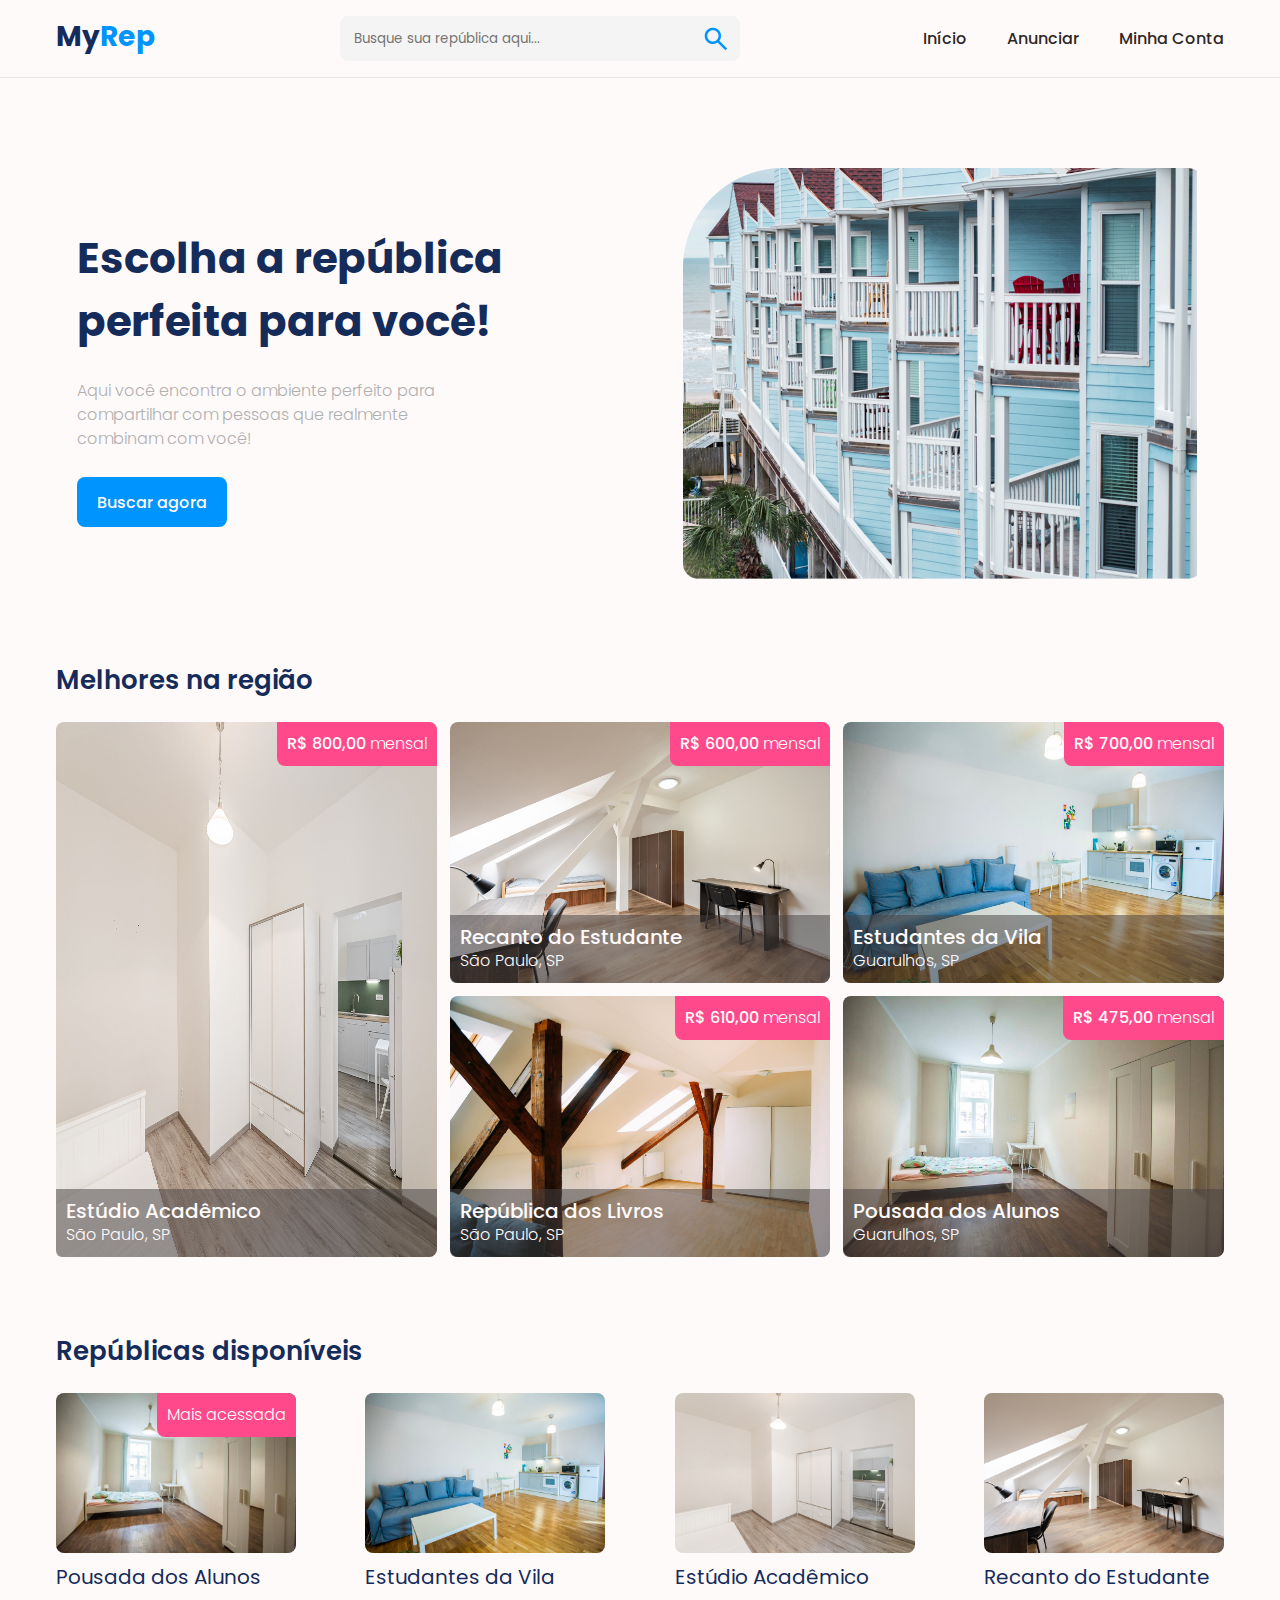
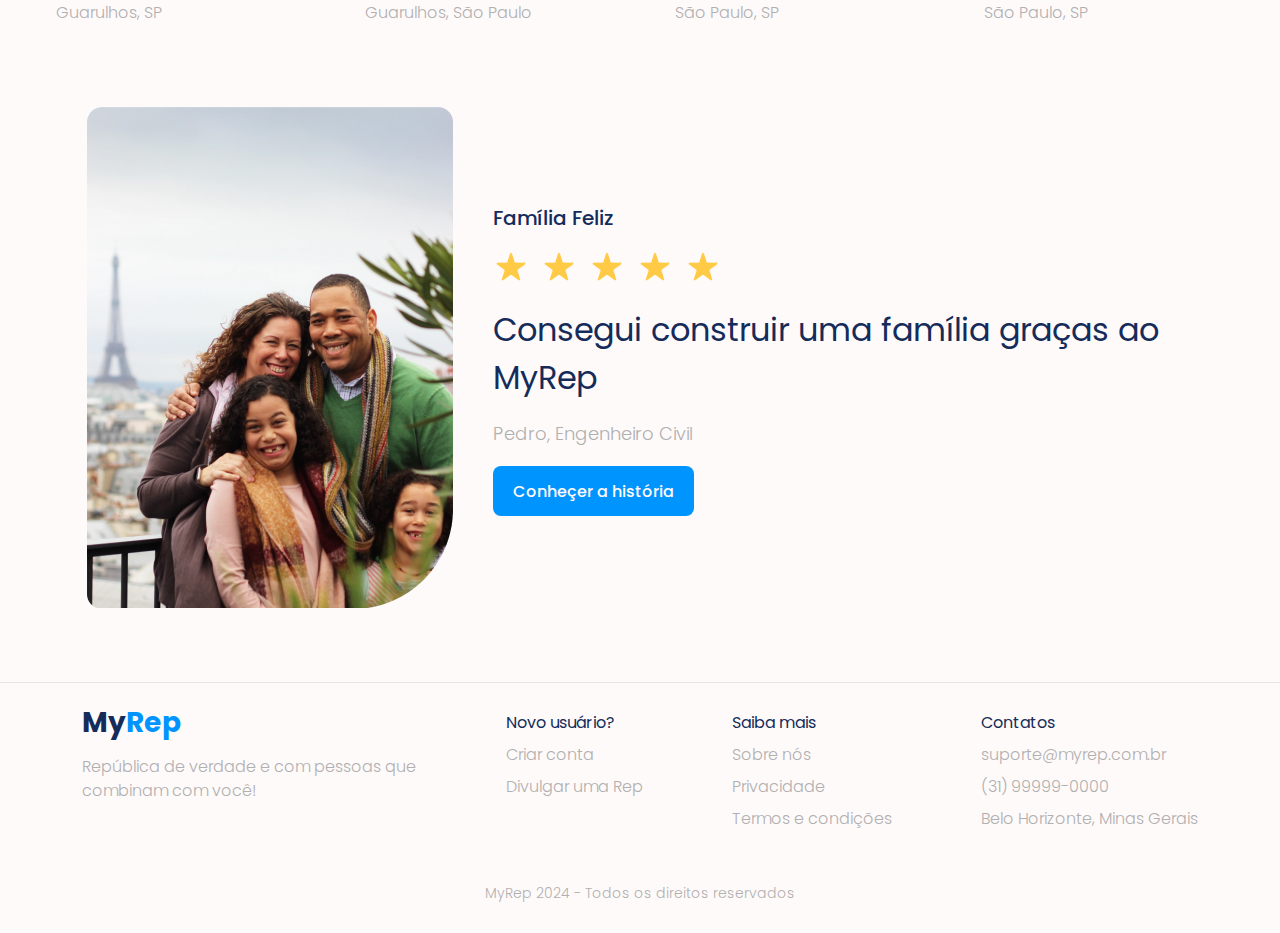
<file: index.html>
<!DOCTYPE html>
<html lang="pt-br">
  <head>
    <meta charset="UTF-8" />
    <meta name="viewport" content="width=device-width, initial-scale=1.0" />
    <link rel="stylesheet" href="./src/styles/index.css" />
    <title>MyRep</title>
  </head>
  <body>
    <div class="mainBox">
      <header class="header">
        <div class="container headerBox">
          <a href="./index.html"
            ><span class="my">My</span><span class="rep">Rep</span></a
          >
          <div class="searchBox">
            <input
              type="text"
              class="input"
              placeholder="Busque sua república aqui..."
            />
            <img
              src="./src/assets/img/icons/search.png"
              alt="lupa"
              class="searchIcon"
            />
          </div>
          <nav class="navBar">
            <a href="./index.html">Início</a>
            <a href="#">Anunciar</a>
            <a href="./src/pages/login.html">Minha Conta</a>
          </nav>
        </div>
      </header>
      <main class="mainBox">
        <section id="home">
          <div class="container homeBox">
            <div class="homeTextBox">
              <h1 class="homeTitle">Escolha a república perfeita para você!</h1>
              <p class="homeParagraph">
                Aqui você encontra o ambiente perfeito para compartilhar com
                pessoas que realmente combinam com você!
              </p>
              <button class="buttonSolid">Buscar agora</button>
            </div>
            <div class="homeImageBox">
              <img src="./src/assets/img/mainImg.png" alt="imagem principal" />
            </div>
          </div>
        </section>
        <section class="container highlightContainer">
          <h2 class="title3">Melhores na região</h2>
          <div class="highlightBox">
            <a class="mainRepImageBox" href="./src/pages/republics/rep1.html">
              <img
                src="./src/assets/img/availables/rep1/rep1-img1.jpg"
                alt="república"
              />
              <div>
                <p class="repPrice"><span>R$ 800,00</span> mensal</p>
                <div class="repInfo">
                  <p class="repTitleCard">Estúdio Acadêmico</p>
                  <p class="repLocationCard">São Paulo, SP</p>
                </div>
              </div>
            </a>
            <a class="repImageBox" href="./src/pages/republics/rep2.html">
              <img
                src="./src/assets/img/availables/rep2/rep2-img1.jpg"
                alt="república"
              />
              <p class="repPrice"><span>R$ 600,00</span> mensal</p>
              <div class="repInfo">
                <p class="repTitleCard">Recanto do Estudante</p>
                <p class="repLocationCard">São Paulo, SP</p>
              </div>
            </a>
            <a class="repImageBox" href="./src/pages/republics/rep3.html">
              <img
                src="./src/assets/img/availables/rep3/rep3-img1.jpg"
                alt="república"
              />
              <div>
                <p class="repPrice"><span>R$ 700,00</span> mensal</p>
                <div class="repInfo">
                  <p class="repTitleCard">Estudantes da Vila</p>
                  <p class="repLocationCard">Guarulhos, SP</p>
                </div>
              </div>
            </a>
            <a class="repImageBox" href="./src/pages/republics/rep4.html">
              <img
                src="./src/assets/img/availables/rep4/rep4-img1.jpg"
                alt="república"
              />
              <div>
                <p class="repPrice"><span>R$ 610,00</span> mensal</p>
                <div class="repInfo">
                  <p class="repTitleCard">República dos Livros</p>
                  <p class="repLocationCard">São Paulo, SP</p>
                </div>
              </div>
            </a>
            <a class="repImageBox" href="./src/pages/republics/rep5.html">
              <img
                src="./src/assets/img/availables/rep5/rep5-img1.jpg"
                alt="república"
              />
              <div>
                <p class="repPrice"><span>R$ 475,00</span> mensal</p>
                <div class="repInfo">
                  <p class="repTitleCard">Pousada dos Alunos</p>
                  <p class="repLocationCard">Guarulhos, SP</p>
                </div>
              </div>
            </a>
          </div>
        </section>
        <section class="container availableRepsContainer">
          <h2 class="title3">Repúblicas disponíveis</h2>
          <div class="availableRepsBox">
            <a class="availableRepCard" href="./src/pages/republics/rep5.html">
              <img
                src="./src/assets/img/availables/rep5/rep5-img1.jpg"
                alt="república"
              />
              <h3 class="repCardTitle">Pousada dos Alunos</h3>
              <p class="repCardLocation">Guarulhos, SP</p>
              <p class="mostAccessedLabel">Mais acessada</p>
            </a>
            <a class="availableRepCard" href="./src/pages/republics/rep3.html">
              <img
                src="./src/assets/img/availables/rep3/rep3-img1.jpg"
                alt="república"
              />
              <h3 class="repCardTitle">Estudantes da Vila</h3>
              <p class="repCardLocation">Guarulhos, São Paulo</p>
            </a>
            <a class="availableRepCard" href="./src/pages/republics/rep1.html">
              <img
                src="./src/assets/img/availables/rep1/rep1-img1.jpg"
                alt="república"
              />
              <h3 class="repCardTitle">Estúdio Acadêmico</h3>
              <p class="repCardLocation">São Paulo, SP</p>
            </a>
            <a class="availableRepCard" href="./src/pages/republics/rep2.html">
              <img
                src="./src/assets/img/availables/rep2/rep2-img1.jpg"
                alt="república"
              />
              <h3 class="repCardTitle">Recanto do Estudante</h3>
              <p class="repCardLocation">São Paulo, SP</p>
            </a>
          </div>
        </section>
        <section class="container testimoniesContainer">
          <div class="testimonyImage">
            <img src="./src/assets/img/family.png" alt="família" />
          </div>
          <div class="testimonyInfo">
            <h4 class="title4">Família Feliz</h4>
            <div class="starsBox">
              <img src="./src/assets/img/star.png" alt="estrela" />
              <img src="./src/assets/img/star.png" alt="estrela" />
              <img src="./src/assets/img/star.png" alt="estrela" />
              <img src="./src/assets/img/star.png" alt="estrela" />
              <img src="./src/assets/img/star.png" alt="estrela" />
            </div>
            <h5 class="title2">
              Consegui construir uma família graças ao MyRep
            </h5>
            <p class="testimonyName">Pedro, Engenheiro Civil</p>
            <button class="buttonSolid">Conheçer a história</button>
          </div>
        </section>
      </main>
      <footer class="footer">
        <div class="container footerContainer">
          <div class="footerInfo">
            <section class="footerLogo">
              <div><span class="my">My</span><span class="rep">Rep</span></div>
              <p>República de verdade e com pessoas que combinam com você!</p>
            </section>
            <section class="footerSection">
              <h6 class="text1">Novo usuário?</h6>
              <a href="">Criar conta</a>
              <a href="">Divulgar uma Rep</a>
            </section>
            <section class="footerSection">
              <h6 class="text1">Saiba mais</h6>
              <a href="">Sobre nós</a>
              <a href="">Privacidade</a>
              <a href="">Termos e condições</a>
            </section>
            <section class="footerSection">
              <h6 class="text1">Contatos</h6>
              <a href="mailto:suporte@myrep.com.br?">suporte@myrep.com.br</a>
              <p>(31) 99999-0000</p>
              <p>Belo Horizonte, Minas Gerais</p>
            </section>
          </div>
          <p class="footerCopyright">
            MyRep 2024 - Todos os direitos reservados
          </p>
        </div>
      </footer>
    </div>
  </body>
</html>
</file>
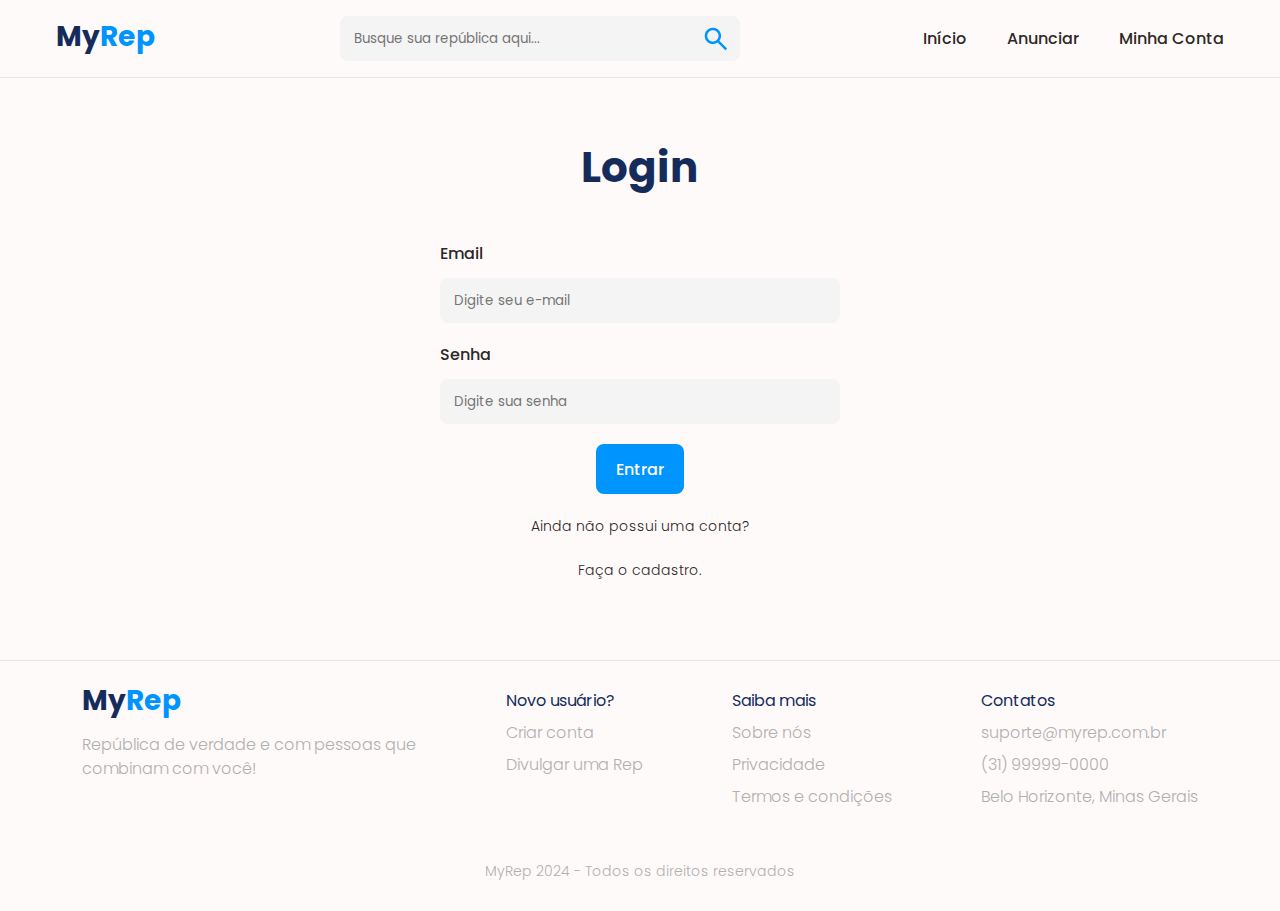
<file: src/pages/login.html>
<!DOCTYPE html>
<html lang="pt-br">
  <head>
    <meta charset="UTF-8" />
    <meta name="viewport" content="width=device-width, initial-scale=1.0" />
    <link rel="stylesheet" href="../styles/index.css" />
    <title>MyRep</title>
  </head>
  <body>
    <div class="mainBox">
      <header class="header">
        <div class="container headerBox">
          <a href="../../index.html"
            ><span class="my">My</span><span class="rep">Rep</span></a
          >
          <div class="searchBox">
            <input
              type="text"
              class="input"
              placeholder="Busque sua república aqui..."
            />
            <img
              src="../assets/img/icons/search.png"
              alt="lupa"
              class="searchIcon"
            />
          </div>
          <nav class="navBar">
            <a href="../../index.html">Início</a>
            <a href="#">Anunciar</a>
            <a href="#">Minha Conta</a>
          </nav>
        </div>
      </header>
      <main class="mainBox center">
        <div class="container mediumBox">
          <div class="loginBox">
            <h1 class="title1 space">Login</h1>
            <form class="mediumBox center">
              <div class="inputBox">
                <label for="email" class="label">Email</label>
                <input
                  type="email"
                  id="email"
                  class="input"
                  placeholder="Digite seu e-mail"
                  required
                />
              </div>
              <div class="inputBox">
                <label for="password" class="label">Senha</label>
                <input
                  type="password"
                  id="password"
                  class="input"
                  placeholder="Digite sua senha"
                  required
                />
              </div>
              <button class="buttonSolid" type="submit">Entrar</button>
              <a class="textForm" href="./register.html">Ainda não possui uma conta?</a>
              <a class="textForm" href="./register.html">Faça o cadastro.</a>
            </form>
          </div>
        </div>
      </main>
      <footer class="footer">
        <div class="container footerContainer">
          <div class="footerInfo">
            <section class="footerLogo">
              <div><span class="my">My</span><span class="rep">Rep</span></div>
              <p>República de verdade e com pessoas que combinam com você!</p>
            </section>
            <section class="footerSection">
              <h6 class="text1">Novo usuário?</h6>
              <a href="">Criar conta</a>
              <a href="">Divulgar uma Rep</a>
            </section>
            <section class="footerSection">
              <h6 class="text1">Saiba mais</h6>
              <a href="">Sobre nós</a>
              <a href="">Privacidade</a>
              <a href="">Termos e condições</a>
            </section>
            <section class="footerSection">
              <h6 class="text1">Contatos</h6>
              <a href="mailto:suporte@myrep.com.br?">suporte@myrep.com.br</a>
              <p>(31) 99999-0000</p>
              <p>Belo Horizonte, Minas Gerais</p>
            </section>
          </div>
          <p class="footerCopyright">
            MyRep 2024 - Todos os direitos reservados
          </p>
        </div>
      </footer>
    </div>
  </body>
</html>
</file>
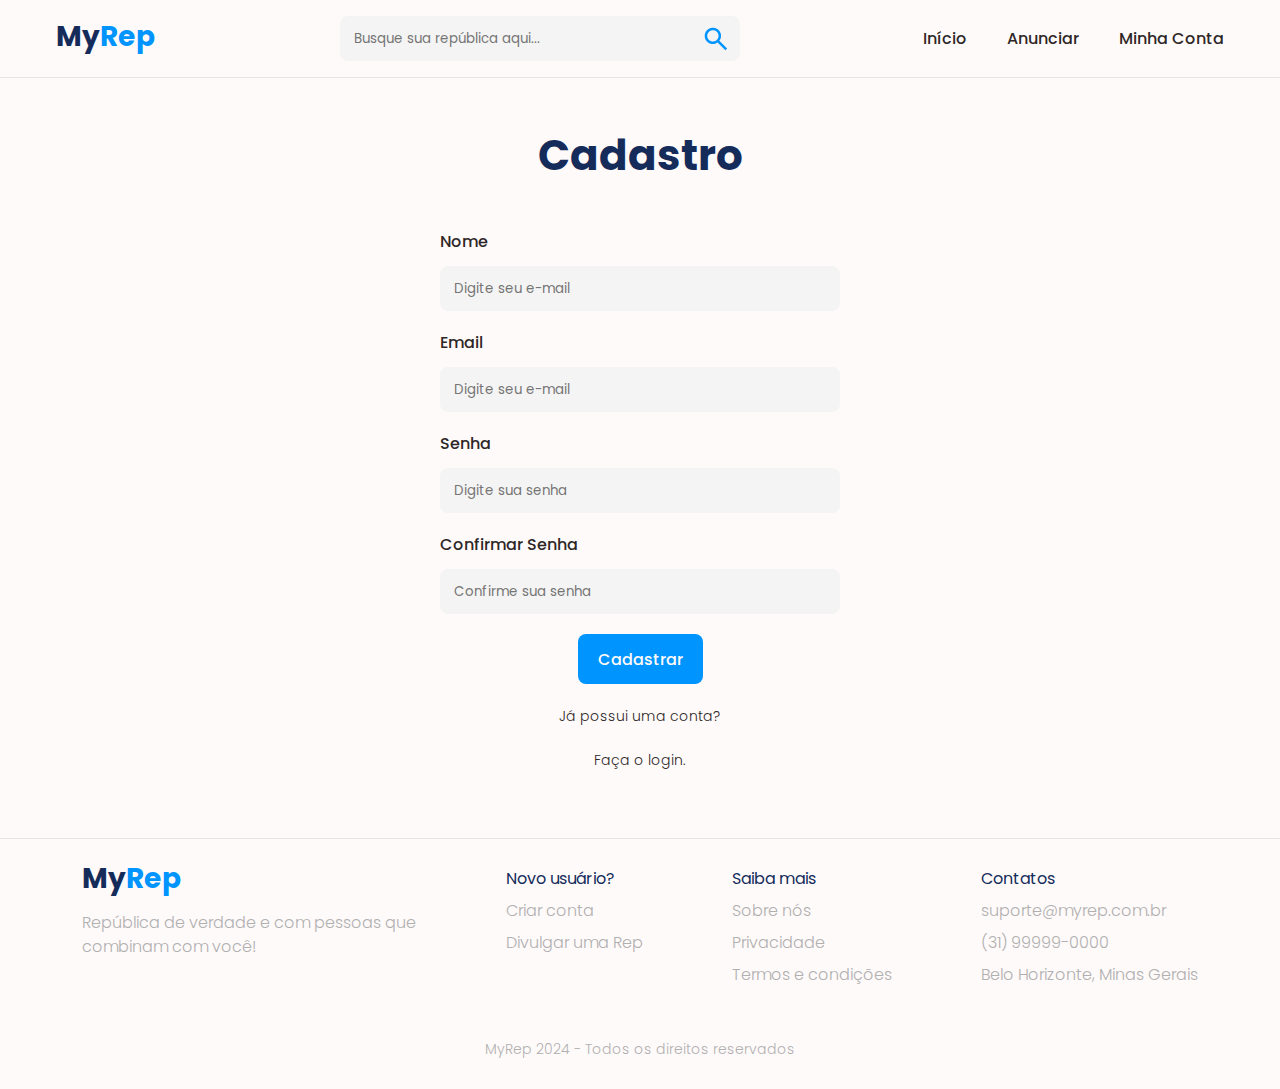
<file: src/pages/register.html>
<!DOCTYPE html>
<html lang="pt-br">
  <head>
    <meta charset="UTF-8" />
    <meta name="viewport" content="width=device-width, initial-scale=1.0" />
    <link rel="stylesheet" href="../styles/index.css" />
    <title>MyRep</title>
  </head>
  <body>
    <div class="mainBox">
      <header class="header">
        <div class="container headerBox">
          <a href="../../index.html"
            ><span class="my">My</span><span class="rep">Rep</span></a
          >
          <div class="searchBox">
            <input
              type="text"
              class="input"
              placeholder="Busque sua república aqui..."
            />
            <img
              src="../assets/img/icons/search.png"
              alt="lupa"
              class="searchIcon"
            />
          </div>
          <nav class="navBar">
            <a href="../../index.html">Início</a>
            <a href="#">Anunciar</a>
            <a href="#">Minha Conta</a>
          </nav>
        </div>
      </header>
      <main class="mainBox center">
        <div class="container mediumBox">
          <div class="loginBox">
            <h1 class="title1 space">Cadastro</h1>
            <form class="mediumBox center">
              <div class="inputBox">
                <label for="name" class="label">Nome</label>
                <input
                  type="email"
                  id="email"
                  class="input"
                  placeholder="Digite seu e-mail"
                  required
                />
              </div>
              <div class="inputBox">
                <label for="email" class="label">Email</label>
                <input
                  type="email"
                  id="email"
                  class="input"
                  placeholder="Digite seu e-mail"
                  required
                />
              </div>
              <div class="inputBox">
                <label for="password" class="label">Senha</label>
                <input
                  type="password"
                  id="password"
                  class="input"
                  placeholder="Digite sua senha"
                  required
                />
              </div>
              <div class="inputBox">
                <label for="confirmPassword" class="label">Confirmar Senha</label>
                <input
                  type="password"
                  id="confirmPassword"
                  class="input"
                  placeholder="Confirme sua senha"
                  required
                />
              </div>
              <button class="buttonSolid" type="submit">Cadastrar</button>
              <a class="textForm" href="./login.html">Já possui uma conta?</a>
              <a class="textForm" href="./login.html">Faça o login.</a>
            </form>
          </div>
        </div>
      </main>
      <footer class="footer">
        <div class="container footerContainer">
          <div class="footerInfo">
            <section class="footerLogo">
              <div><span class="my">My</span><span class="rep">Rep</span></div>
              <p>República de verdade e com pessoas que combinam com você!</p>
            </section>
            <section class="footerSection">
              <h6 class="text1">Novo usuário?</h6>
              <a href="">Criar conta</a>
              <a href="">Divulgar uma Rep</a>
            </section>
            <section class="footerSection">
              <h6 class="text1">Saiba mais</h6>
              <a href="">Sobre nós</a>
              <a href="">Privacidade</a>
              <a href="">Termos e condições</a>
            </section>
            <section class="footerSection">
              <h6 class="text1">Contatos</h6>
              <a href="mailto:suporte@myrep.com.br?">suporte@myrep.com.br</a>
              <p>(31) 99999-0000</p>
              <p>Belo Horizonte, Minas Gerais</p>
            </section>
          </div>
          <p class="footerCopyright">
            MyRep 2024 - Todos os direitos reservados
          </p>
        </div>
      </footer>
    </div>
  </body>
</html>
</file>
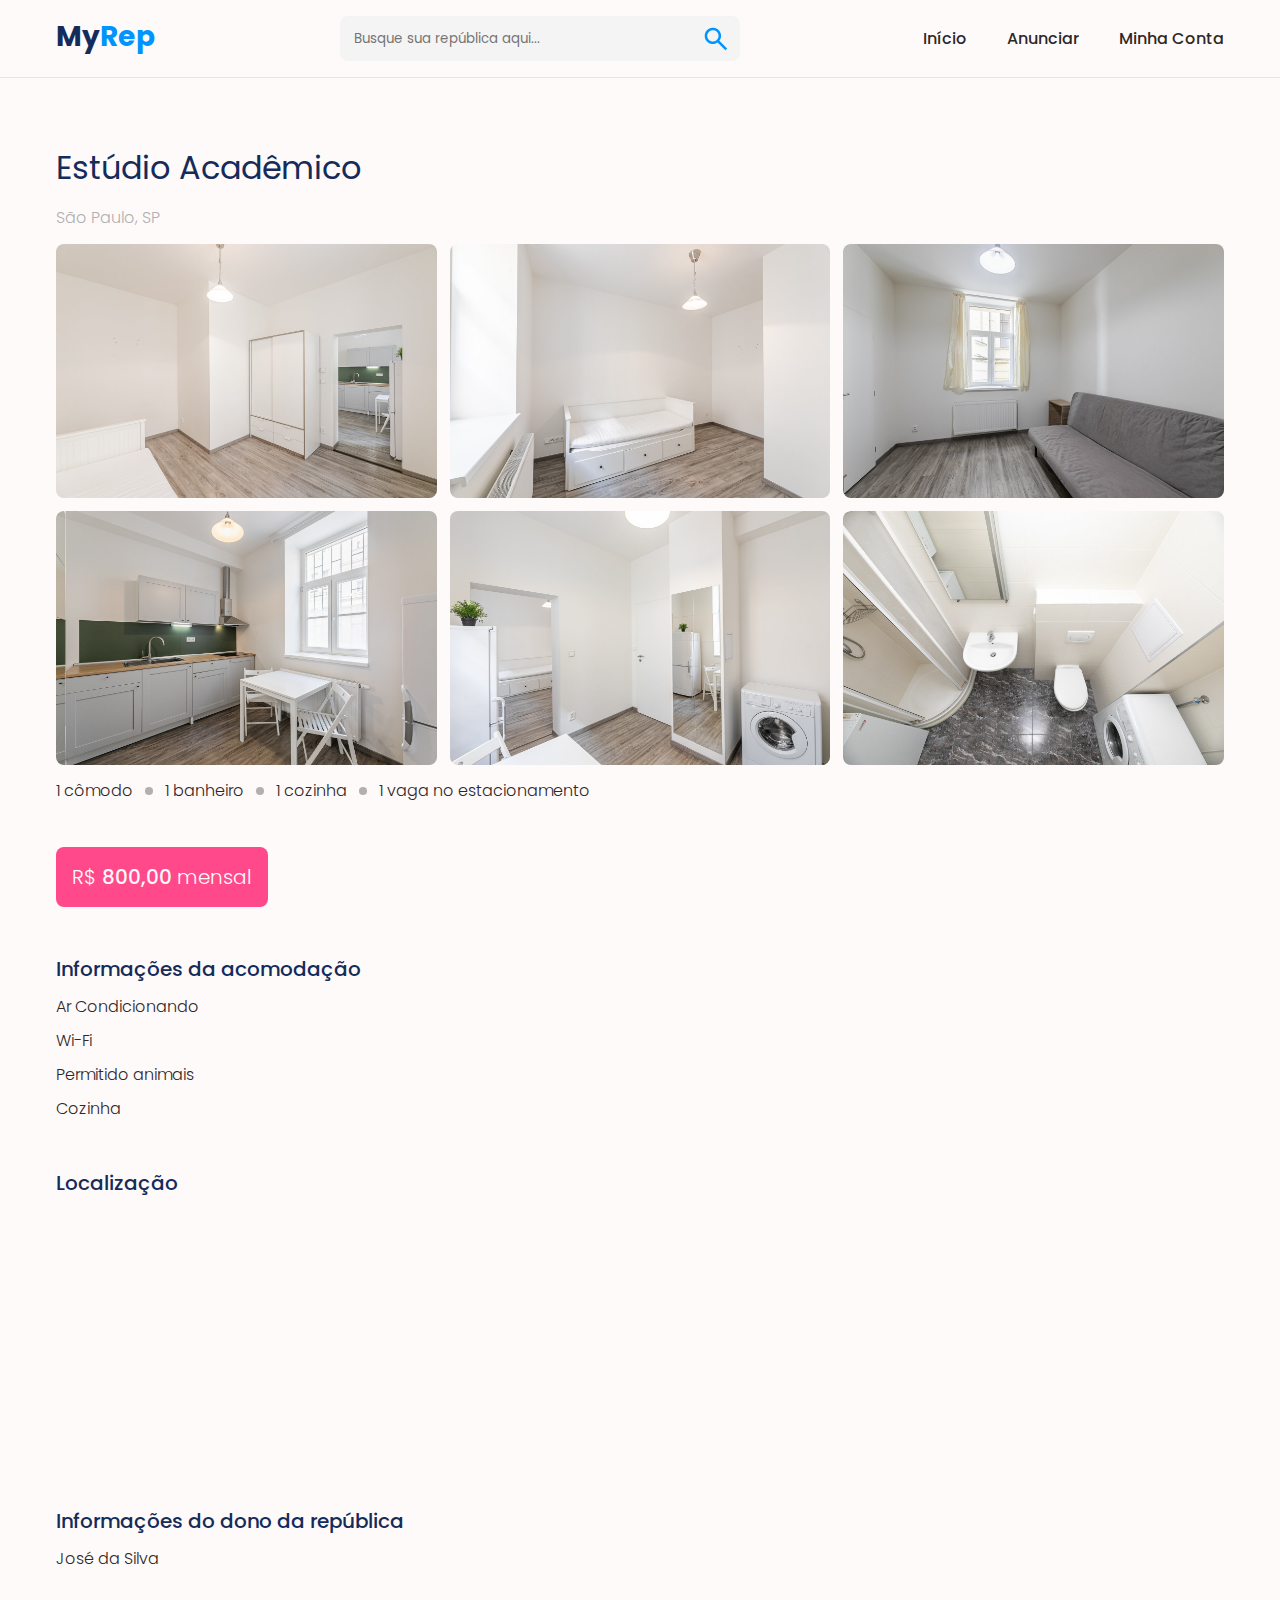
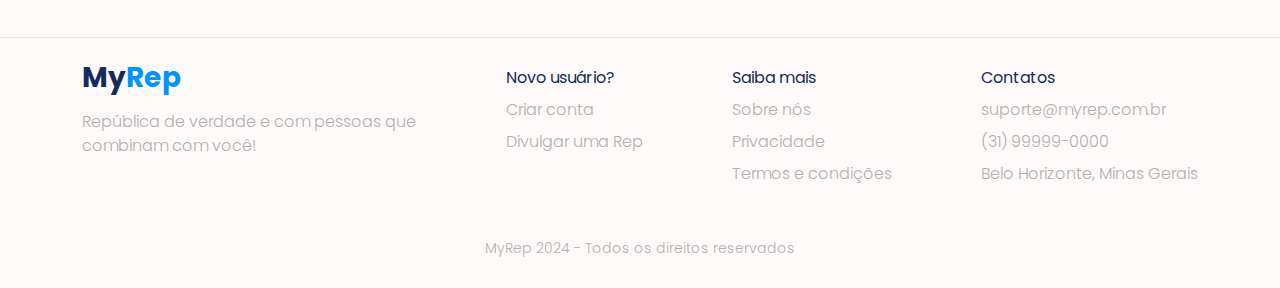
<file: src/pages/republics/rep1.html>
<!DOCTYPE html>
<html lang="pt-br">
  <head>
    <meta charset="UTF-8" />
    <meta name="viewport" content="width=device-width, initial-scale=1.0" />
    <link rel="stylesheet" href="../../styles/index.css" />
    <title>MyRep</title>
  </head>
  <body>
    <div class="mainBox">
      <header class="header">
        <div class="container headerBox">
          <a href="../../../index.html"
            ><span class="my">My</span><span class="rep">Rep</span></a
          >
          <div class="searchBox">
            <input
              type="text"
              class="input"
              placeholder="Busque sua república aqui..."
            />
            <img
              src="../../assets/img/icons/search.png"
              alt="lupa"
              class="searchIcon"
            />
          </div>
          <nav class="navBar">
            <a href="../../../index.html">Início</a>
            <a href="#">Anunciar</a>
            <a href="#">Minha Conta</a>
          </nav>
        </div>
      </header>
      <main class="mainBox container">
        <section class="repPageSection">
          <h1 class="title2">Estúdio Acadêmico</h1>
          <p class="repCardLocation">São Paulo, SP</p>
          <div class="adRepImagesBox">
            <img
              src="../../assets/img/availables/rep1/rep1-img1.jpg"
              alt="república"
            />
            <img
              src="../../assets/img/availables/rep1/rep1-img2.jpg"
              alt="república"
            />
            <img
              src="../../assets/img/availables/rep1/rep1-img3.jpg"
              alt="república"
            />
            <img
              src="../../assets/img/availables/rep1/rep1-img4.jpg"
              alt="república"
            />
            <img
              src="../../assets/img/availables/rep1/rep1-img5.jpg"
              alt="república"
            />
            <img
              src="../../assets/img/availables/rep1/rep1-img6.jpg"
              alt="república"
            />
          </div>
          <div>
            <ul class="repInfoList">
              <li>1 cômodo</li>
              <li class="circleList"><div></div></li>
              <li>1 banheiro</li>
              <li class="circleList"><div></div></li>
              <li>1 cozinha</li>
              <li class="circleList"><div></div></li>
              <li>1 vaga no estacionamento</li>
            </ul>
          </div>
          <div class="priceRepPage">
            <p>R$ <span>800,00</span> mensal</p>
          </div>
        </section>
        <section class="repPageSection">
          <h2 class="title4">Informações da acomodação</h2>
          <ul class="acomodationRepListPage">
            <li>Ar Condicionando</li>
            <li>Wi-Fi</li>
            <li>Permitido animais</li>
            <li>Cozinha</li>
          </ul>
        </section>
        <section class="repPageSection">
          <h2 class="title4">Localização</h2>
          <iframe
            src="https://www.google.com/maps/embed?pb=!1m18!1m12!1m3!1d117027.1565281107!2d-46.82481836093754!3d-23.564900499999986!2m3!1f0!2f0!3f0!3m2!1i1024!2i768!4f13.1!3m3!1m2!1s0x94ce560c90c74e5d%3A0xaf285a118c725ece!2srepública%20dos%20estudantes%20USP!5e0!3m2!1spt-BR!2sbr!4v1717098970216!5m2!1spt-BR!2sbr"
            width="60%"
            height="250"
            style="border: 0"
            allowfullscreen=""
            loading="lazy"
            referrerpolicy="no-referrer-when-downgrade"
          ></iframe>
        </section>
        <section class="repPageSection">
          <h2 class="title4">Informações do dono da república</h2>
          <p>José da Silva</p>
        </section>
      </main>
      <footer class="footer">
        <div class="container footerContainer">
          <div class="footerInfo">
            <section class="footerLogo">
              <div><span class="my">My</span><span class="rep">Rep</span></div>
              <p>República de verdade e com pessoas que combinam com você!</p>
            </section>
            <section class="footerSection">
              <h6 class="text1">Novo usuário?</h6>
              <a href="">Criar conta</a>
              <a href="">Divulgar uma Rep</a>
            </section>
            <section class="footerSection">
              <h6 class="text1">Saiba mais</h6>
              <a href="">Sobre nós</a>
              <a href="">Privacidade</a>
              <a href="">Termos e condições</a>
            </section>
            <section class="footerSection">
              <h6 class="text1">Contatos</h6>
              <a href="mailto:suporte@myrep.com.br?">suporte@myrep.com.br</a>
              <p>(31) 99999-0000</p>
              <p>Belo Horizonte, Minas Gerais</p>
            </section>
          </div>
          <p class="footerCopyright">
            MyRep 2024 - Todos os direitos reservados
          </p>
        </div>
      </footer>
    </div>
  </body>
</html>
</file>
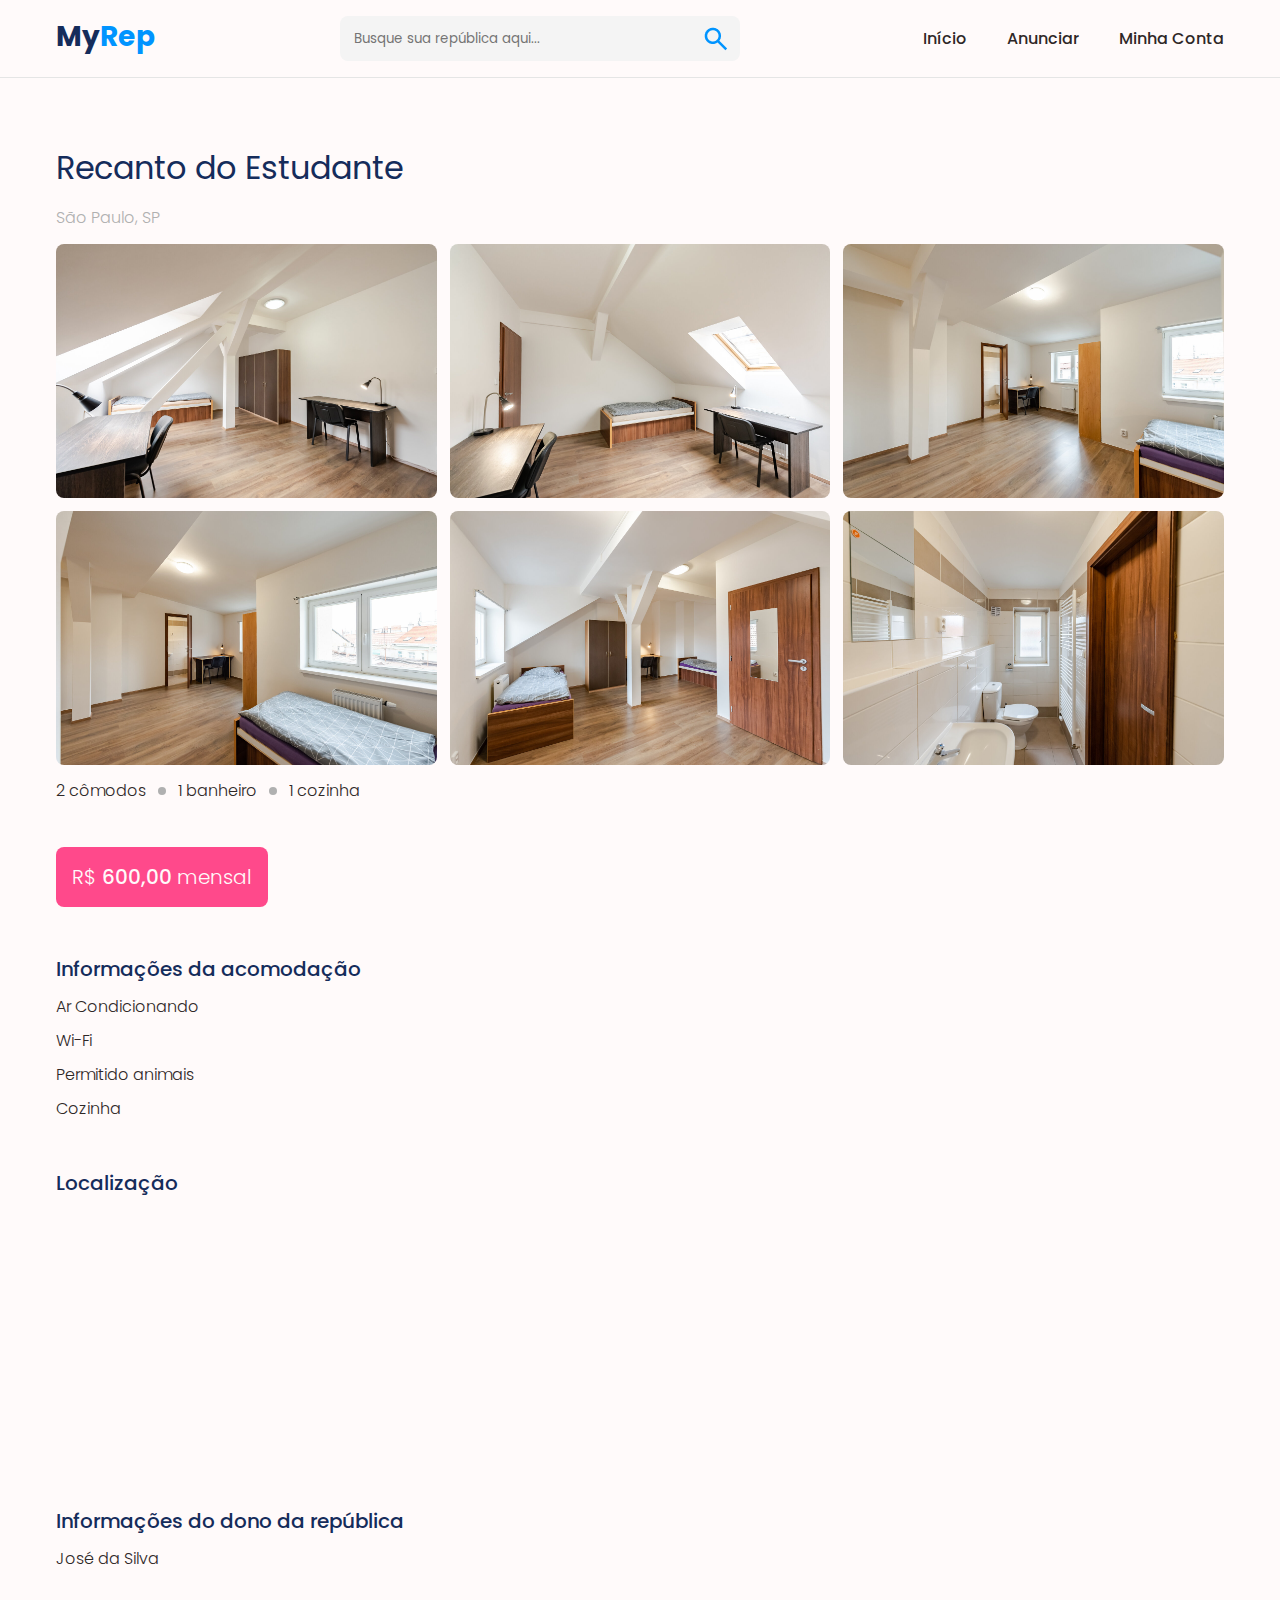
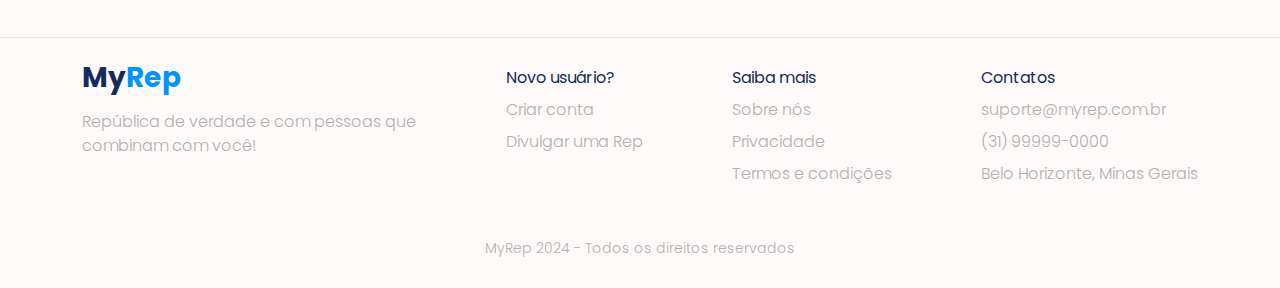
<file: src/pages/republics/rep2.html>
<!DOCTYPE html>
<html lang="pt-br">
  <head>
    <meta charset="UTF-8" />
    <meta name="viewport" content="width=device-width, initial-scale=1.0" />
    <link rel="stylesheet" href="../../styles/index.css" />
    <title>MyRep</title>
  </head>
  <body>
    <div class="mainBox">
      <header class="header">
        <div class="container headerBox">
          <a href="../../../index.html"
            ><span class="my">My</span><span class="rep">Rep</span></a
          >
          <div class="searchBox">
            <input
              type="text"
              class="input"
              placeholder="Busque sua república aqui..."
            />
            <img
              src="../../assets/img/icons/search.png"
              alt="lupa"
              class="searchIcon"
            />
          </div>
          <nav class="navBar">
            <a href="../../../index.html">Início</a>
            <a href="#">Anunciar</a>
            <a href="#">Minha Conta</a>
          </nav>
        </div>
      </header>
      <main class="mainBox container">
        <section class="repPageSection">
          <h1 class="title2">Recanto do Estudante</h1>
          <p class="repCardLocation">São Paulo, SP</p>
          <div class="adRepImagesBox">
            <img
              src="../../assets/img/availables/rep2/rep2-img1.jpg"
              alt="república"
            />
            <img
              src="../../assets/img/availables/rep2/rep2-img2.jpg"
              alt="república"
            />
            <img
              src="../../assets/img/availables/rep2/rep2-img3.jpg"
              alt="república"
            />
            <img
              src="../../assets/img/availables/rep2/rep2-img4.jpg"
              alt="república"
            />
            <img
              src="../../assets/img/availables/rep2/rep2-img5.jpg"
              alt="república"
            />
            <img
              src="../../assets/img/availables/rep2/rep2-img6.jpg"
              alt="república"
            />
          </div>
          <div>
            <ul class="repInfoList">
              <li>2 cômodos</li>
              <li class="circleList"><div></div></li>
              <li>1 banheiro</li>
              <li class="circleList"><div></div></li>
              <li>1 cozinha</li>
            </ul>
          </div>
          <div class="priceRepPage">
            <p>R$ <span>600,00</span> mensal</p>
          </div>
        </section>
        <section class="repPageSection">
          <h2 class="title4">Informações da acomodação</h2>
          <ul class="acomodationRepListPage">
            <li>Ar Condicionando</li>
            <li>Wi-Fi</li>
            <li>Permitido animais</li>
            <li>Cozinha</li>
          </ul>
        </section>
        <section class="repPageSection">
          <h2 class="title4">Localização</h2>
          <iframe
            src="https://www.google.com/maps/embed?pb=!1m18!1m12!1m3!1d117027.1565281107!2d-46.82481836093754!3d-23.564900499999986!2m3!1f0!2f0!3f0!3m2!1i1024!2i768!4f13.1!3m3!1m2!1s0x94ce560c90c74e5d%3A0xaf285a118c725ece!2srepública%20dos%20estudantes%20USP!5e0!3m2!1spt-BR!2sbr!4v1717098970216!5m2!1spt-BR!2sbr"
            width="60%"
            height="250"
            style="border: 0"
            allowfullscreen=""
            loading="lazy"
            referrerpolicy="no-referrer-when-downgrade"
          ></iframe>
        </section>
        <section class="repPageSection">
          <h2 class="title4">Informações do dono da república</h2>
          <p>José da Silva</p>
        </section>
      </main>
      <footer class="footer">
        <div class="container footerContainer">
          <div class="footerInfo">
            <section class="footerLogo">
              <div><span class="my">My</span><span class="rep">Rep</span></div>
              <p>República de verdade e com pessoas que combinam com você!</p>
            </section>
            <section class="footerSection">
              <h6 class="text1">Novo usuário?</h6>
              <a href="">Criar conta</a>
              <a href="">Divulgar uma Rep</a>
            </section>
            <section class="footerSection">
              <h6 class="text1">Saiba mais</h6>
              <a href="">Sobre nós</a>
              <a href="">Privacidade</a>
              <a href="">Termos e condições</a>
            </section>
            <section class="footerSection">
              <h6 class="text1">Contatos</h6>
              <a href="mailto:suporte@myrep.com.br?">suporte@myrep.com.br</a>
              <p>(31) 99999-0000</p>
              <p>Belo Horizonte, Minas Gerais</p>
            </section>
          </div>
          <p class="footerCopyright">
            MyRep 2024 - Todos os direitos reservados
          </p>
        </div>
      </footer>
    </div>
  </body>
</html>
</file>
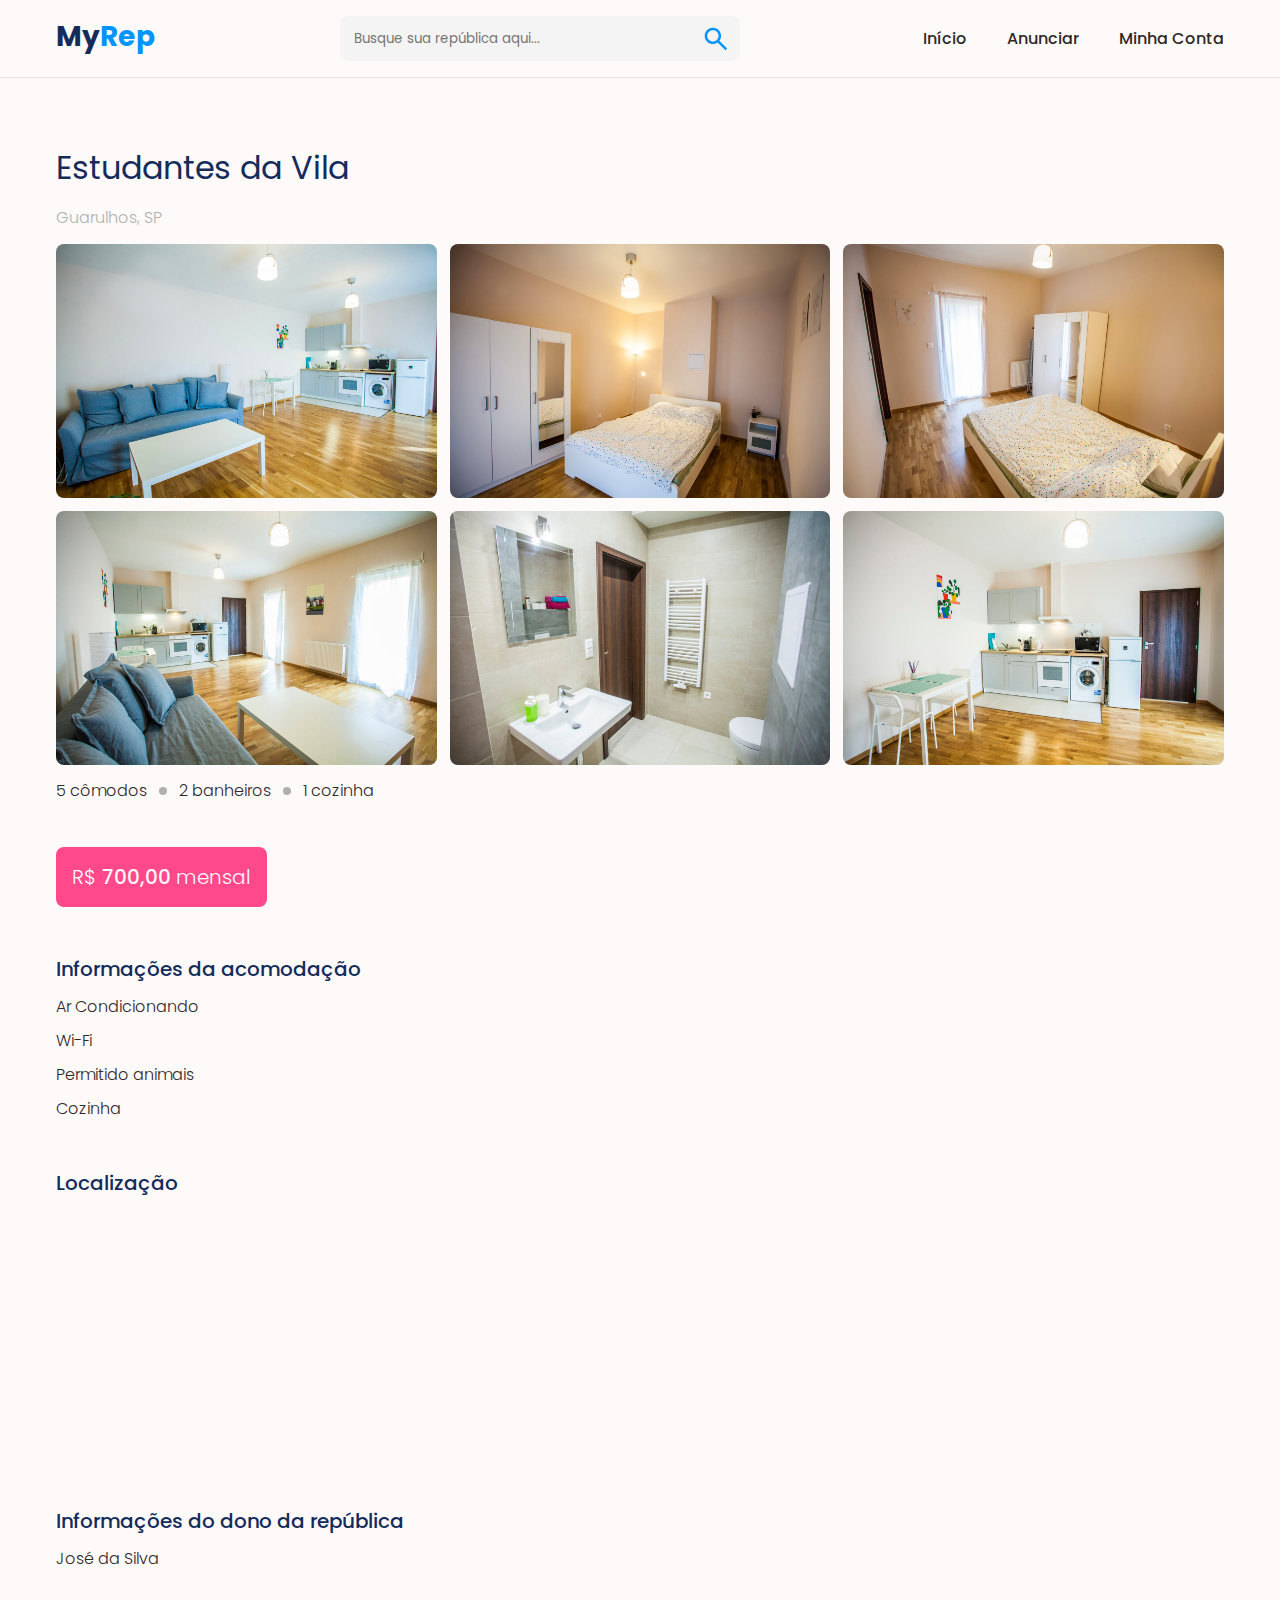
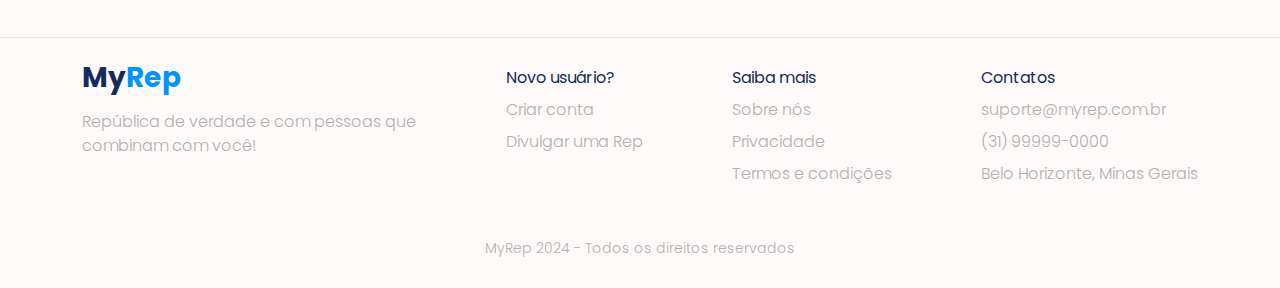
<file: src/pages/republics/rep3.html>
<!DOCTYPE html>
<html lang="pt-br">
  <head>
    <meta charset="UTF-8" />
    <meta name="viewport" content="width=device-width, initial-scale=1.0" />
    <link rel="stylesheet" href="../../styles/index.css" />
    <title>MyRep</title>
  </head>
  <body>
    <div class="mainBox">
      <header class="header">
        <div class="container headerBox">
          <a href="../../../index.html"
            ><span class="my">My</span><span class="rep">Rep</span></a
          >
          <div class="searchBox">
            <input
              type="text"
              class="input"
              placeholder="Busque sua república aqui..."
            />
            <img
              src="../../assets/img/icons/search.png"
              alt="lupa"
              class="searchIcon"
            />
          </div>
          <nav class="navBar">
            <a href="../../../index.html">Início</a>
            <a href="#">Anunciar</a>
            <a href="#">Minha Conta</a>
          </nav>
        </div>
      </header>
      <main class="mainBox container">
        <section class="repPageSection">
          <h1 class="title2">Estudantes da Vila</h1>
          <p class="repCardLocation">Guarulhos, SP</p>
          <div class="adRepImagesBox">
            <img
              src="../../assets/img/availables/rep3/rep3-img1.jpg"
              alt="república"
            />
            <img
              src="../../assets/img/availables/rep3/rep3-img2.jpg"
              alt="república"
            />
            <img
              src="../../assets/img/availables/rep3/rep3-img3.jpg"
              alt="república"
            />
            <img
              src="../../assets/img/availables/rep3/rep3-img4.jpg"
              alt="república"
            />
            <img
              src="../../assets/img/availables/rep3/rep3-img5.jpg"
              alt="república"
            />
            <img
              src="../../assets/img/availables/rep3/rep3-img6.jpg"
              alt="república"
            />
          </div>
          <div>
            <ul class="repInfoList">
              <li>5 cômodos</li>
              <li class="circleList"><div></div></li>
              <li>2 banheiros</li>
              <li class="circleList"><div></div></li>
              <li>1 cozinha</li>
            </ul>
          </div>
          <div class="priceRepPage">
            <p>R$ <span>700,00</span> mensal</p>
          </div>
        </section>
        <section class="repPageSection">
          <h2 class="title4">Informações da acomodação</h2>
          <ul class="acomodationRepListPage">
            <li>Ar Condicionando</li>
            <li>Wi-Fi</li>
            <li>Permitido animais</li>
            <li>Cozinha</li>
          </ul>
        </section>
        <section class="repPageSection">
          <h2 class="title4">Localização</h2>
          <iframe
            src="https://www.google.com/maps/embed?pb=!1m18!1m12!1m3!1d117027.1565281107!2d-46.82481836093754!3d-23.564900499999986!2m3!1f0!2f0!3f0!3m2!1i1024!2i768!4f13.1!3m3!1m2!1s0x94ce560c90c74e5d%3A0xaf285a118c725ece!2srepública%20dos%20estudantes%20USP!5e0!3m2!1spt-BR!2sbr!4v1717098970216!5m2!1spt-BR!2sbr"
            width="60%"
            height="250"
            style="border: 0"
            allowfullscreen=""
            loading="lazy"
            referrerpolicy="no-referrer-when-downgrade"
          ></iframe>
        </section>
        <section class="repPageSection">
          <h2 class="title4">Informações do dono da república</h2>
          <p>José da Silva</p>
        </section>
      </main>
      <footer class="footer">
        <div class="container footerContainer">
          <div class="footerInfo">
            <section class="footerLogo">
              <div><span class="my">My</span><span class="rep">Rep</span></div>
              <p>República de verdade e com pessoas que combinam com você!</p>
            </section>
            <section class="footerSection">
              <h6 class="text1">Novo usuário?</h6>
              <a href="">Criar conta</a>
              <a href="">Divulgar uma Rep</a>
            </section>
            <section class="footerSection">
              <h6 class="text1">Saiba mais</h6>
              <a href="">Sobre nós</a>
              <a href="">Privacidade</a>
              <a href="">Termos e condições</a>
            </section>
            <section class="footerSection">
              <h6 class="text1">Contatos</h6>
              <a href="mailto:suporte@myrep.com.br?">suporte@myrep.com.br</a>
              <p>(31) 99999-0000</p>
              <p>Belo Horizonte, Minas Gerais</p>
            </section>
          </div>
          <p class="footerCopyright">
            MyRep 2024 - Todos os direitos reservados
          </p>
        </div>
      </footer>
    </div>
  </body>
</html>
</file>
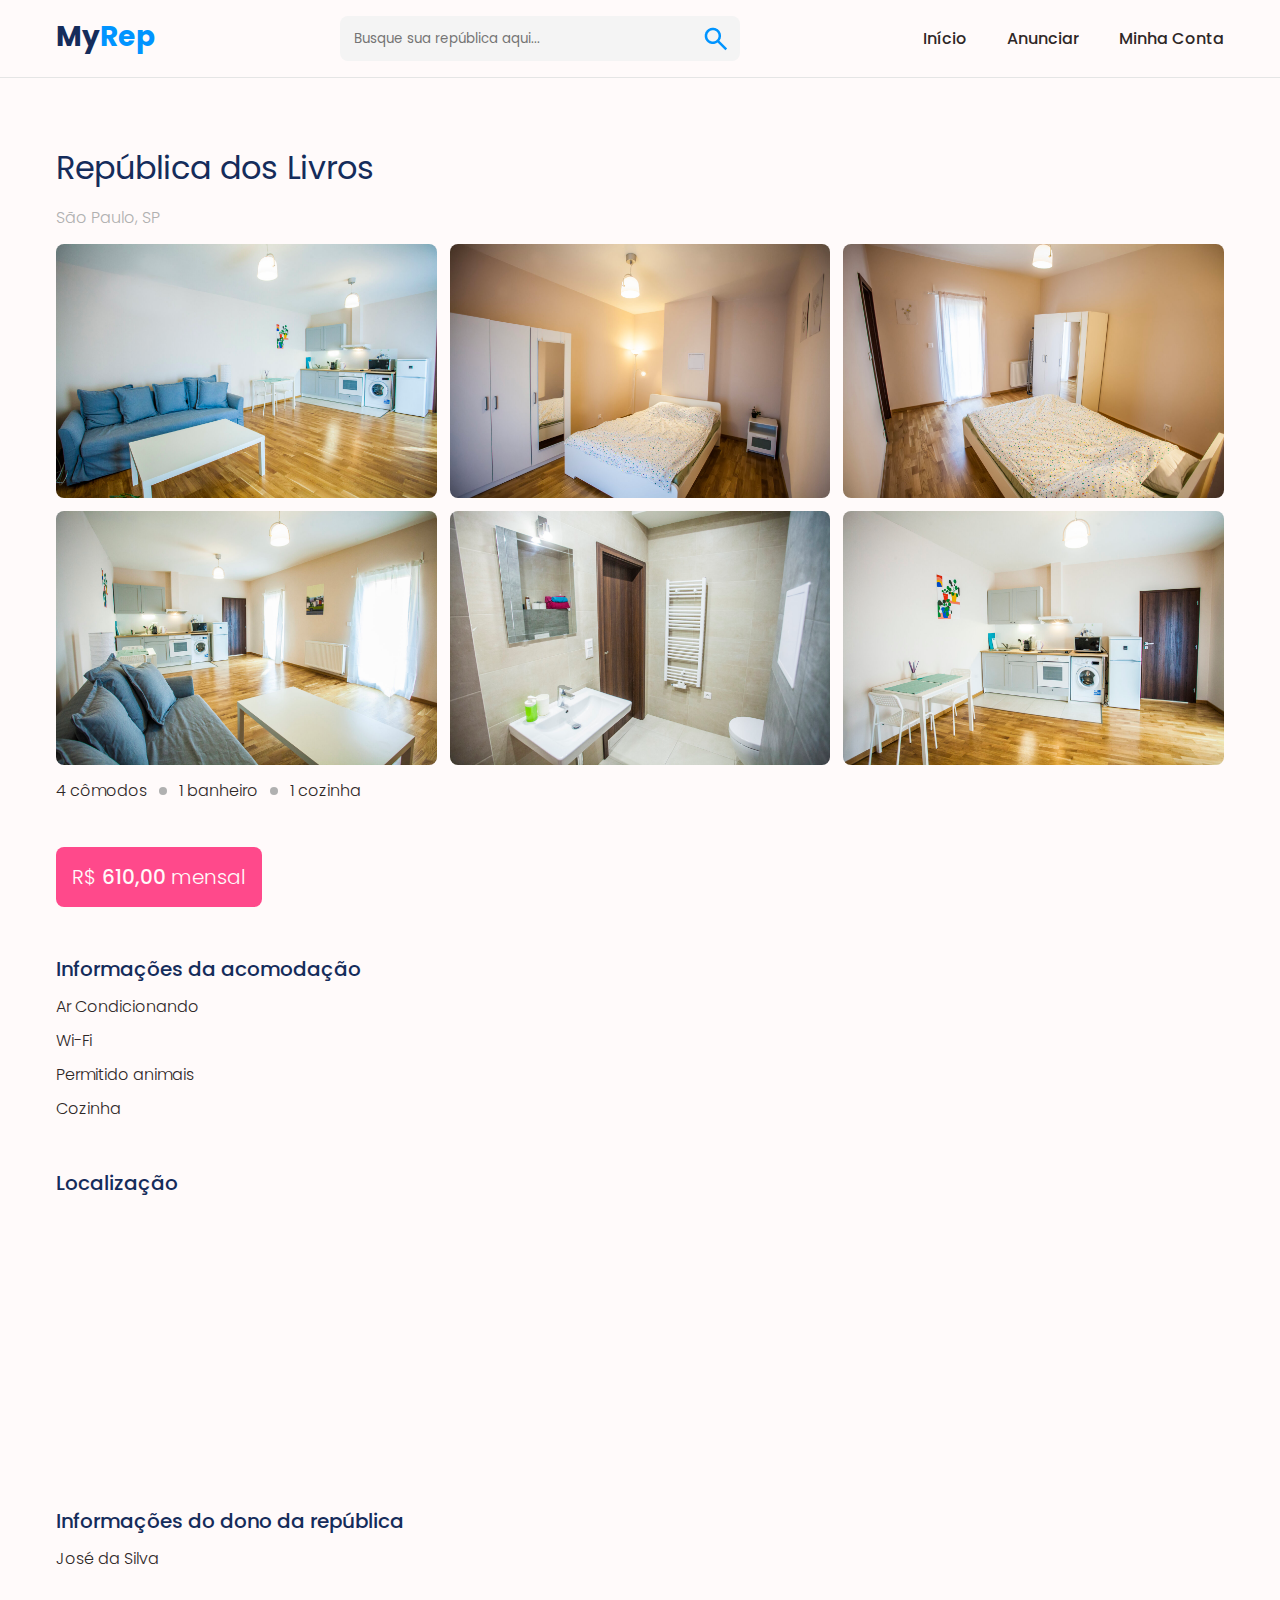
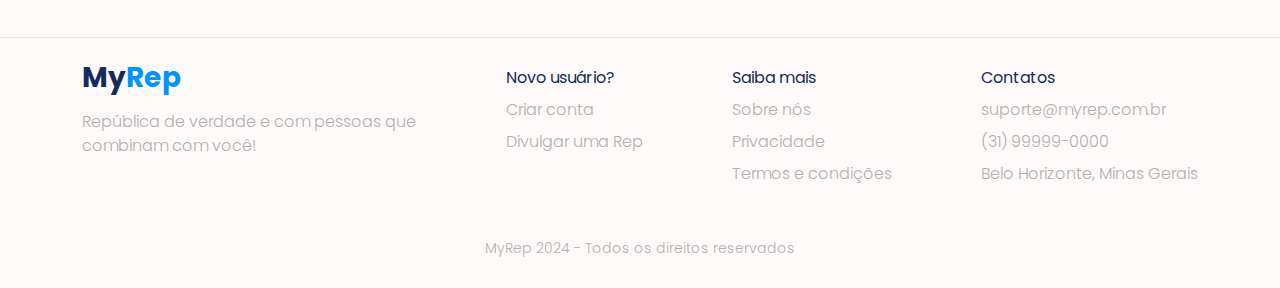
<file: src/pages/republics/rep4.html>
<!DOCTYPE html>
<html lang="pt-br">
  <head>
    <meta charset="UTF-8" />
    <meta name="viewport" content="width=device-width, initial-scale=1.0" />
    <link rel="stylesheet" href="../../styles/index.css" />
    <title>MyRep</title>
  </head>
  <body>
    <div class="mainBox">
      <header class="header">
        <div class="container headerBox">
          <a href="../../../index.html"
            ><span class="my">My</span><span class="rep">Rep</span></a
          >
          <div class="searchBox">
            <input
              type="text"
              class="input"
              placeholder="Busque sua república aqui..."
            />
            <img
              src="../../assets/img/icons/search.png"
              alt="lupa"
              class="searchIcon"
            />
          </div>
          <nav class="navBar">
            <a href="../../../index.html">Início</a>
            <a href="#">Anunciar</a>
            <a href="#">Minha Conta</a>
          </nav>
        </div>
      </header>
      <main class="mainBox container">
        <section class="repPageSection">
          <h1 class="title2">República dos Livros</h1>
          <p class="repCardLocation">São Paulo, SP</p>
          <div class="adRepImagesBox">
            <img
              src="../../assets/img/availables/rep3/rep3-img1.jpg"
              alt="república"
            />
            <img
              src="../../assets/img/availables/rep3/rep3-img2.jpg"
              alt="república"
            />
            <img
              src="../../assets/img/availables/rep3/rep3-img3.jpg"
              alt="república"
            />
            <img
              src="../../assets/img/availables/rep3/rep3-img4.jpg"
              alt="república"
            />
            <img
              src="../../assets/img/availables/rep3/rep3-img5.jpg"
              alt="república"
            />
            <img
              src="../../assets/img/availables/rep3/rep3-img6.jpg"
              alt="república"
            />
          </div>
          <div>
            <ul class="repInfoList">
              <li>4 cômodos</li>
              <li class="circleList"><div></div></li>
              <li>1 banheiro</li>
              <li class="circleList"><div></div></li>
              <li>1 cozinha</li>
            </ul>
          </div>
          <div class="priceRepPage">
            <p>R$ <span>610,00</span> mensal</p>
          </div>
        </section>
        <section class="repPageSection">
          <h2 class="title4">Informações da acomodação</h2>
          <ul class="acomodationRepListPage">
            <li>Ar Condicionando</li>
            <li>Wi-Fi</li>
            <li>Permitido animais</li>
            <li>Cozinha</li>
          </ul>
        </section>
        <section class="repPageSection">
          <h2 class="title4">Localização</h2>
          <iframe
            src="https://www.google.com/maps/embed?pb=!1m18!1m12!1m3!1d117027.1565281107!2d-46.82481836093754!3d-23.564900499999986!2m3!1f0!2f0!3f0!3m2!1i1024!2i768!4f13.1!3m3!1m2!1s0x94ce560c90c74e5d%3A0xaf285a118c725ece!2srepública%20dos%20estudantes%20USP!5e0!3m2!1spt-BR!2sbr!4v1717098970216!5m2!1spt-BR!2sbr"
            width="60%"
            height="250"
            style="border: 0"
            allowfullscreen=""
            loading="lazy"
            referrerpolicy="no-referrer-when-downgrade"
          ></iframe>
        </section>
        <section class="repPageSection">
          <h2 class="title4">Informações do dono da república</h2>
          <p>José da Silva</p>
        </section>
      </main>
      <footer class="footer">
        <div class="container footerContainer">
          <div class="footerInfo">
            <section class="footerLogo">
              <div><span class="my">My</span><span class="rep">Rep</span></div>
              <p>República de verdade e com pessoas que combinam com você!</p>
            </section>
            <section class="footerSection">
              <h6 class="text1">Novo usuário?</h6>
              <a href="">Criar conta</a>
              <a href="">Divulgar uma Rep</a>
            </section>
            <section class="footerSection">
              <h6 class="text1">Saiba mais</h6>
              <a href="">Sobre nós</a>
              <a href="">Privacidade</a>
              <a href="">Termos e condições</a>
            </section>
            <section class="footerSection">
              <h6 class="text1">Contatos</h6>
              <a href="mailto:suporte@myrep.com.br?">suporte@myrep.com.br</a>
              <p>(31) 99999-0000</p>
              <p>Belo Horizonte, Minas Gerais</p>
            </section>
          </div>
          <p class="footerCopyright">
            MyRep 2024 - Todos os direitos reservados
          </p>
        </div>
      </footer>
    </div>
  </body>
</html>
</file>
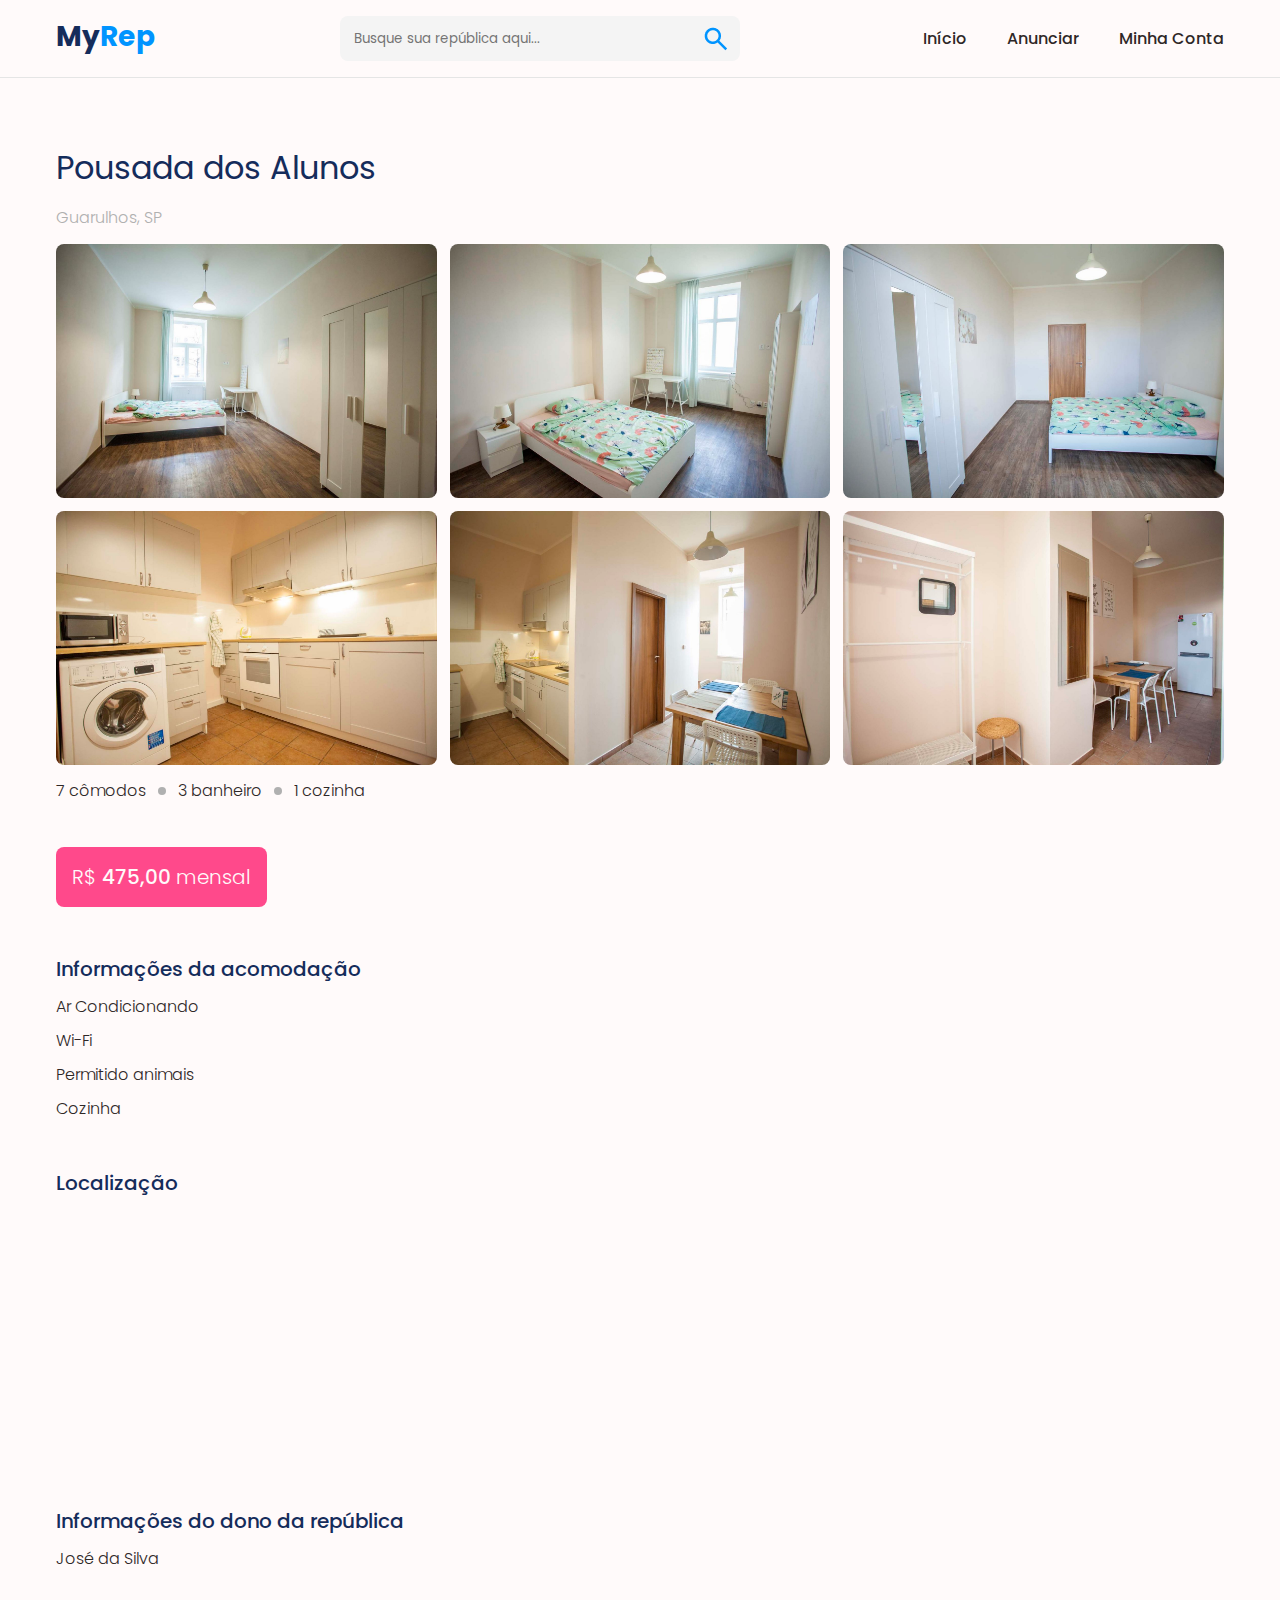
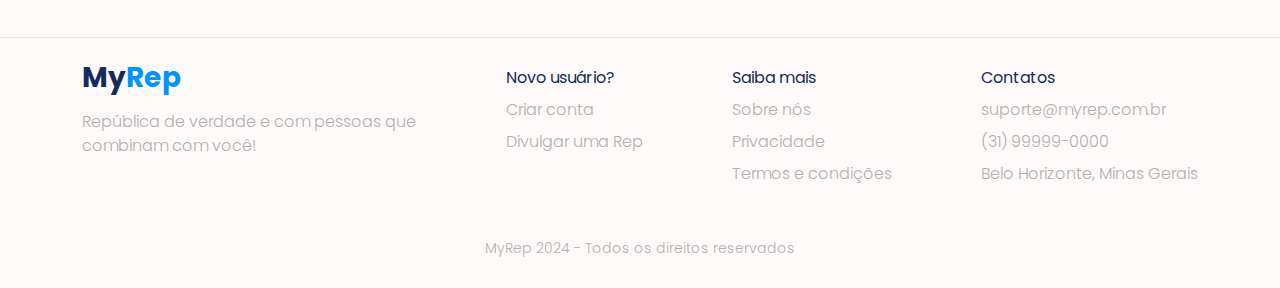
<file: src/pages/republics/rep5.html>
<!DOCTYPE html>
<html lang="pt-br">
  <head>
    <meta charset="UTF-8" />
    <meta name="viewport" content="width=device-width, initial-scale=1.0" />
    <link rel="stylesheet" href="../../styles/index.css" />
    <title>MyRep</title>
  </head>
  <body>
    <div class="mainBox">
      <header class="header">
        <div class="container headerBox">
          <a href="../../../index.html"
            ><span class="my">My</span><span class="rep">Rep</span></a
          >
          <div class="searchBox">
            <input
              type="text"
              class="input"
              placeholder="Busque sua república aqui..."
            />
            <img
              src="../../assets/img/icons/search.png"
              alt="lupa"
              class="searchIcon"
            />
          </div>
          <nav class="navBar">
            <a href="../../../index.html">Início</a>
            <a href="#">Anunciar</a>
            <a href="#">Minha Conta</a>
          </nav>
        </div>
      </header>
      <main class="mainBox container">
        <section class="repPageSection">
          <h1 class="title2">Pousada dos Alunos</h1>
          <p class="repCardLocation">Guarulhos, SP</p>
          <div class="adRepImagesBox">
            <img
              src="../../assets/img/availables/rep5/rep5-img1.jpg"
              alt="república"
            />
            <img
              src="../../assets/img/availables/rep5/rep5-img2.jpg"
              alt="república"
            />
            <img
              src="../../assets/img/availables/rep5/rep5-img3.jpg"
              alt="república"
            />
            <img
              src="../../assets/img/availables/rep5/rep5-img4.jpg"
              alt="república"
            />
            <img
              src="../../assets/img/availables/rep5/rep5-img5.jpg"
              alt="república"
            />
            <img
              src="../../assets/img/availables/rep5/rep5-img6.jpg"
              alt="república"
            />
          </div>
          <div>
            <ul class="repInfoList">
              <li>7 cômodos</li>
              <li class="circleList"><div></div></li>
              <li>3 banheiro</li>
              <li class="circleList"><div></div></li>
              <li>1 cozinha</li>
            </ul>
          </div>
          <div class="priceRepPage">
            <p>R$ <span>475,00</span> mensal</p>
          </div>
        </section>
        <section class="repPageSection">
          <h2 class="title4">Informações da acomodação</h2>
          <ul class="acomodationRepListPage">
            <li>Ar Condicionando</li>
            <li>Wi-Fi</li>
            <li>Permitido animais</li>
            <li>Cozinha</li>
          </ul>
        </section>
        <section class="repPageSection">
          <h2 class="title4">Localização</h2>
          <iframe
            src="https://www.google.com/maps/embed?pb=!1m18!1m12!1m3!1d117027.1565281107!2d-46.82481836093754!3d-23.564900499999986!2m3!1f0!2f0!3f0!3m2!1i1024!2i768!4f13.1!3m3!1m2!1s0x94ce560c90c74e5d%3A0xaf285a118c725ece!2srepública%20dos%20estudantes%20USP!5e0!3m2!1spt-BR!2sbr!4v1717098970216!5m2!1spt-BR!2sbr"
            width="60%"
            height="250"
            style="border: 0"
            allowfullscreen=""
            loading="lazy"
            referrerpolicy="no-referrer-when-downgrade"
          ></iframe>
        </section>
        <section class="repPageSection">
          <h2 class="title4">Informações do dono da república</h2>
          <p>José da Silva</p>
        </section>
      </main>
      <footer class="footer">
        <div class="container footerContainer">
          <div class="footerInfo">
            <section class="footerLogo">
              <div><span class="my">My</span><span class="rep">Rep</span></div>
              <p>República de verdade e com pessoas que combinam com você!</p>
            </section>
            <section class="footerSection">
              <h6 class="text1">Novo usuário?</h6>
              <a href="">Criar conta</a>
              <a href="">Divulgar uma Rep</a>
            </section>
            <section class="footerSection">
              <h6 class="text1">Saiba mais</h6>
              <a href="">Sobre nós</a>
              <a href="">Privacidade</a>
              <a href="">Termos e condições</a>
            </section>
            <section class="footerSection">
              <h6 class="text1">Contatos</h6>
              <a href="mailto:suporte@myrep.com.br?">suporte@myrep.com.br</a>
              <p>(31) 99999-0000</p>
              <p>Belo Horizonte, Minas Gerais</p>
            </section>
          </div>
          <p class="footerCopyright">
            MyRep 2024 - Todos os direitos reservados
          </p>
        </div>
      </footer>
    </div>
  </body>
</html>
</file>
<file: src/styles/index.css>
@import url("./reset.css");
@import url("./global.css");
@import url("./header.css");
@import url("./sectionHome.css");
@import url("./buttons.css");
@import url("./typography.css");
@import url("./repCards.css");
@import url("./sectionTestimonies.css");
@import url("./footer.css");
@import url("./repPage.css");
@import url("./forms.css");
</file>
